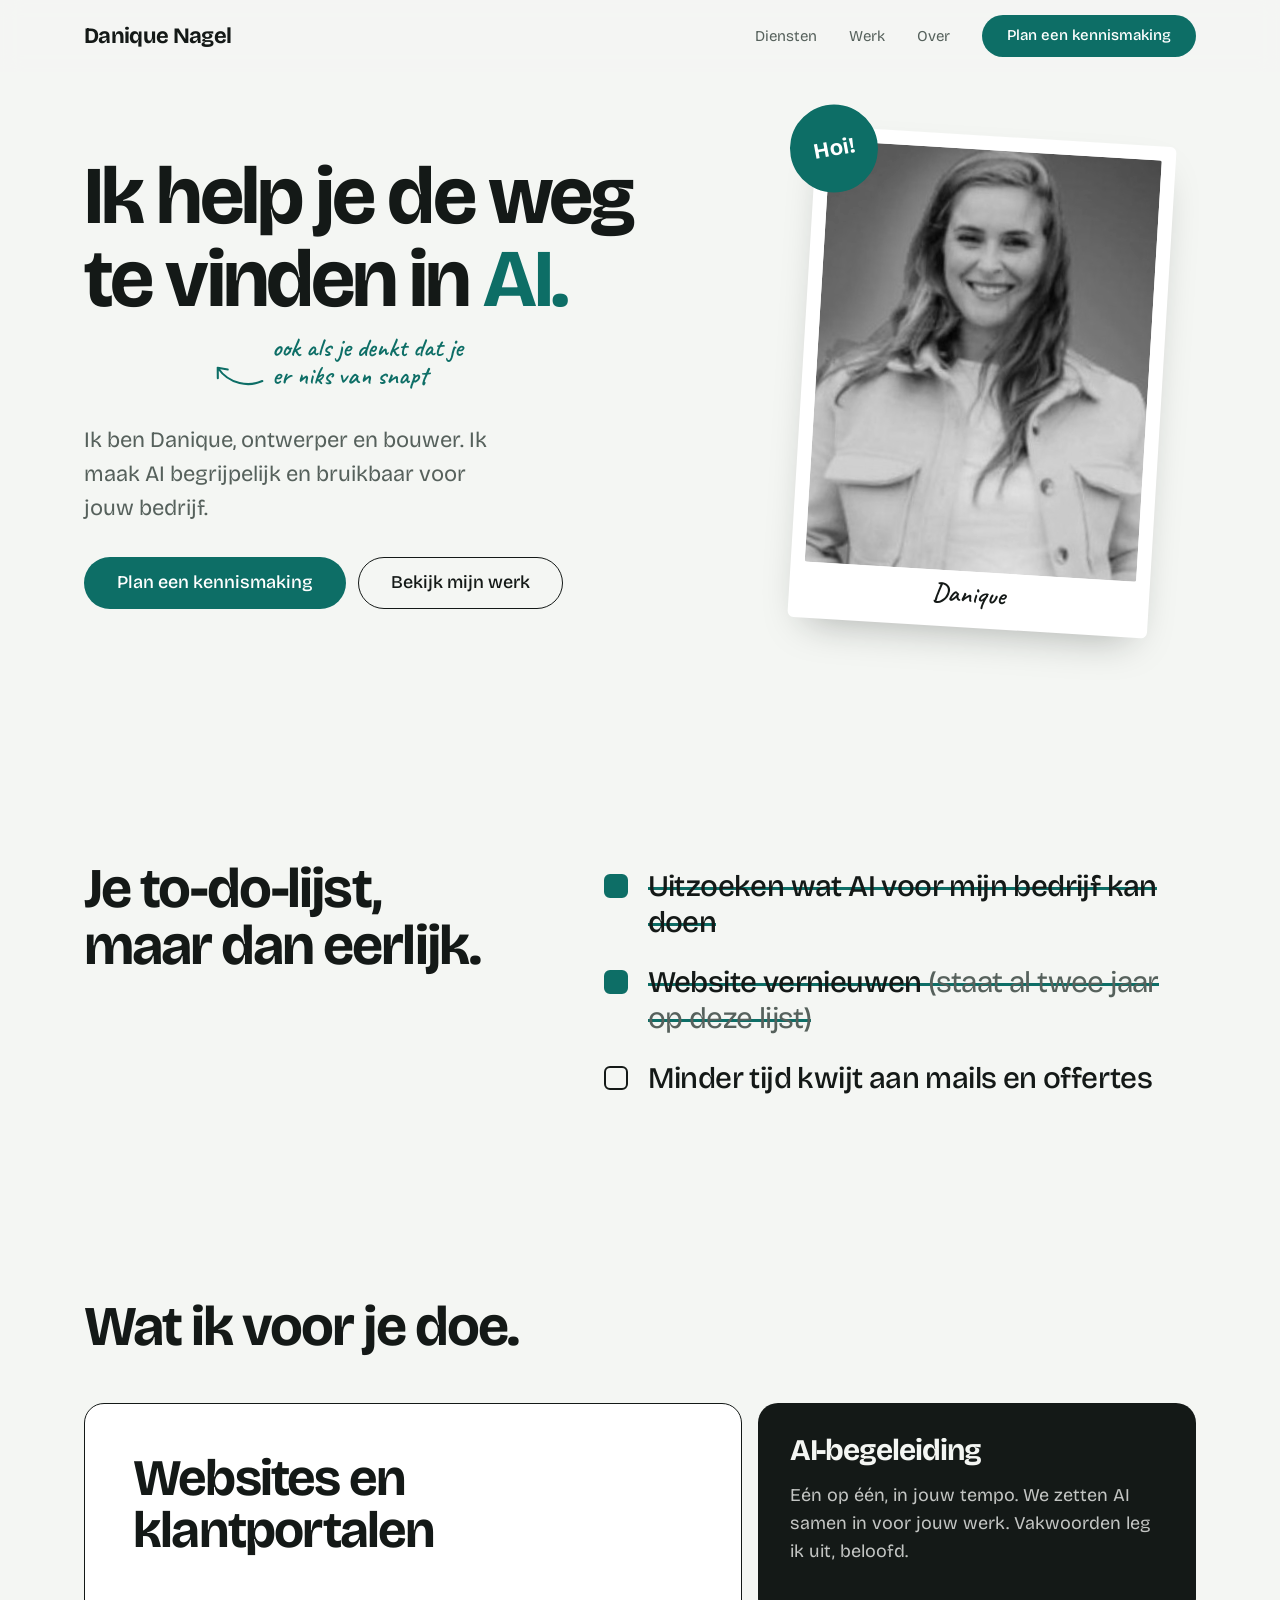
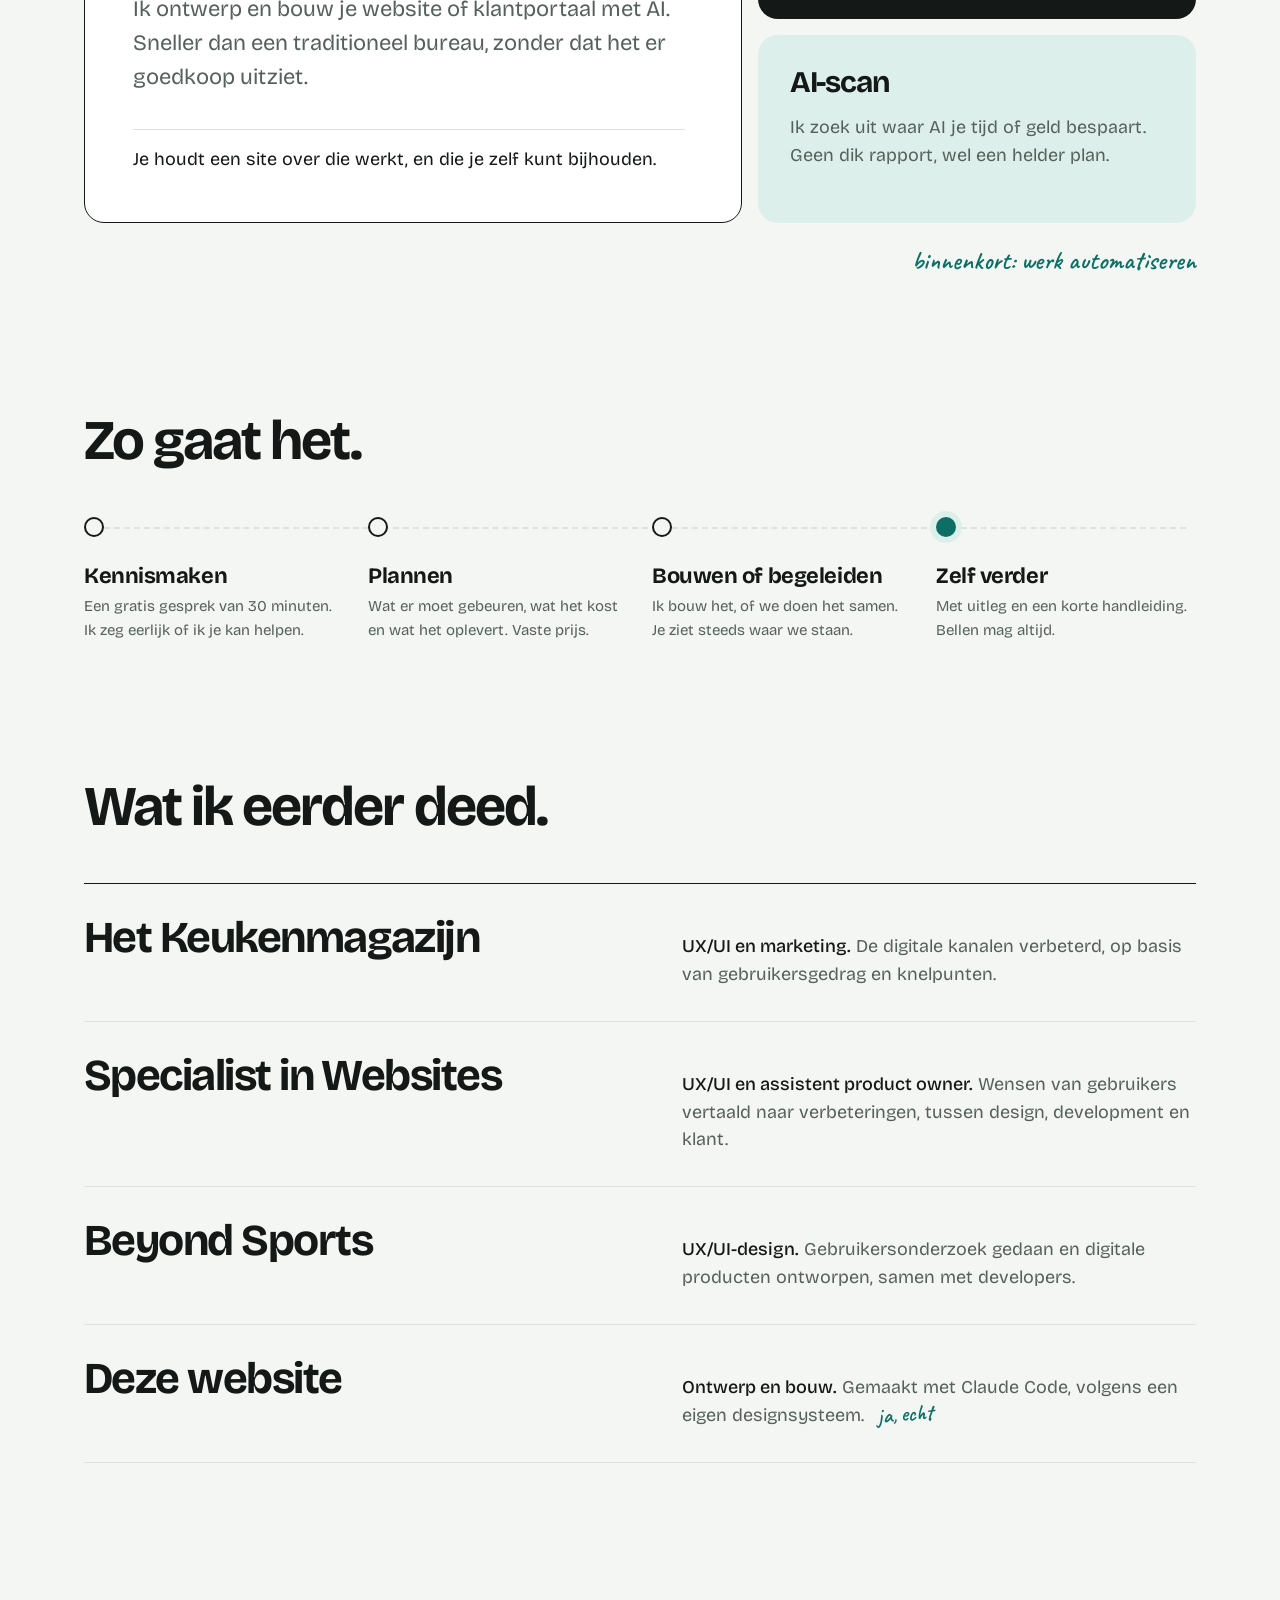
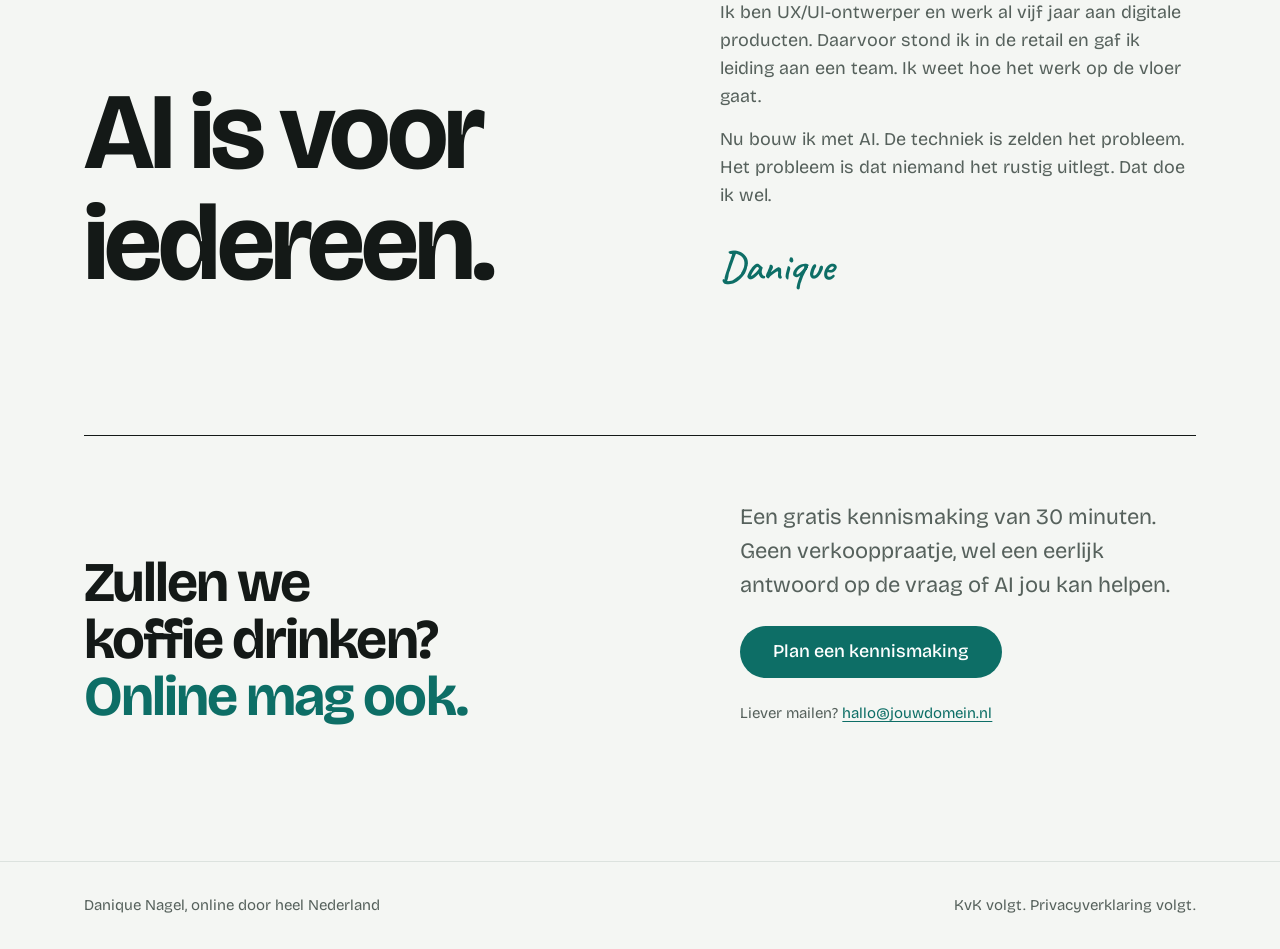
<file: website/index.html>
<!doctype html>
<html lang="nl">
<head>
  <meta charset="utf-8">
  <meta name="viewport" content="width=device-width, initial-scale=1, viewport-fit=cover">
  <title>Danique Nagel | Wegwijs in AI</title>
  <meta name="description" content="Danique Nagel helpt ondernemers de weg te vinden in AI, met websites en klantportalen, persoonlijke begeleiding en een AI-scan.">
  <link rel="preconnect" href="https://fonts.googleapis.com">
  <link rel="preconnect" href="https://fonts.gstatic.com" crossorigin>
  <link rel="stylesheet" href="https://fonts.googleapis.com/css2?family=Bricolage+Grotesque:opsz,wght@12..96,400;12..96,500;12..96,700&family=Caveat:wght@600&display=swap">
  <link rel="stylesheet" href="styles.css">
</head>
<body>
  <a class="skip" href="#main">Naar de inhoud</a>

  <header class="nav">
    <div class="wrap nav-inner">
      <a class="wordmark" href="#top">Danique Nagel</a>
      <nav aria-label="Hoofdmenu">
        <ul class="nav-links">
          <li><a href="#diensten">Diensten</a></li>
          <li><a href="#werk">Werk</a></li>
          <li><a href="#over">Over</a></li>
        </ul>
      </nav>
      <a class="btn btn-primary btn-sm" href="#kennismaken">Plan een kennismaking</a>
    </div>
  </header>

  <main id="main">
    <!-- Hero -->
    <section class="hero" id="top">
      <div class="wrap hero-grid">
        <div class="hero-copy">
          <h1 class="reveal">Ik help je de weg te vinden in <span class="hl">AI.</span></h1>
          <p class="note note-hero reveal">
            <svg class="arrow" viewBox="0 0 60 40" aria-hidden="true"><path d="M56 6 C 40 2, 18 8, 8 30 M8 30 L 6 18 M8 30 L 19 26"/></svg>
            ook als je denkt dat je er niks van snapt
          </p>
          <p class="lead reveal">Ik ben Danique, ontwerper en bouwer. Ik maak AI begrijpelijk en bruikbaar voor jouw bedrijf.</p>
          <div class="actions reveal">
            <a class="btn btn-primary" href="#kennismaken">Plan een kennismaking</a>
            <a class="btn btn-secondary" href="#werk">Bekijk mijn werk</a>
          </div>
        </div>
        <figure class="polaroid reveal">
          <!-- TODO: vervang door een scherpere portretfoto als je die hebt -->
          <img src="img/danique.jpg" alt="Portret van Danique Nagel" width="296" height="376">
          <figcaption>Danique</figcaption>
          <span class="sticker" aria-hidden="true">Hoi!</span>
        </figure>
      </div>
    </section>

    <!-- Herkenning -->
    <section class="section todo-section" aria-labelledby="todo-kop">
      <div class="wrap todo-wrap">
        <h2 id="todo-kop" class="reveal">Je to-do-lijst, maar dan eerlijk.</h2>
        <div class="todo">
          <ul class="todo-list">
            <li><span class="todo-text"><span class="strike">Uitzoeken wat AI voor mijn bedrijf kan doen</span></span></li>
            <li><span class="todo-text"><span class="strike">Website vernieuwen <em>(staat al twee jaar op deze lijst)</em></span></span></li>
            <li><span class="todo-text"><span class="strike">Minder tijd kwijt aan mails en offertes</span></span></li>
          </ul>
          <p class="note note-todo">regelen we samen</p>
        </div>
      </div>
    </section>

    <!-- Diensten -->
    <section class="section" id="diensten" aria-labelledby="diensten-kop">
      <div class="wrap">
        <h2 id="diensten-kop" class="reveal">Wat ik voor je doe.</h2>
        <div class="bento">
          <article class="tile tile-big reveal">
            <h3>Websites en klantportalen</h3>
            <p>Ik ontwerp en bouw je website of klantportaal met AI. Sneller dan een traditioneel bureau, zonder dat het er goedkoop uitziet.</p>
            <p class="tile-foot">Je houdt een site over die werkt, en die je zelf kunt bijhouden.</p>
          </article>
          <article class="tile tile-dark reveal">
            <h3>AI-begeleiding</h3>
            <p>Eén op één, in jouw tempo. We zetten AI samen in voor jouw werk. Vakwoorden leg ik uit, beloofd.</p>
          </article>
          <article class="tile tile-soft reveal">
            <h3>AI-scan</h3>
            <p>Ik zoek uit waar AI je tijd of geld bespaart. Geen dik rapport, wel een helder plan.</p>
          </article>
        </div>
        <p class="note note-soon reveal">binnenkort: werk automatiseren</p>
      </div>
    </section>

    <!-- Werkwijze -->
    <section class="section" aria-labelledby="route-kop">
      <div class="wrap">
        <h2 id="route-kop" class="reveal">Zo gaat het.</h2>
        <ol class="route">
          <li class="stop reveal">
            <h3>Kennismaken</h3>
            <p>Een gratis gesprek van 30 minuten. Ik zeg eerlijk of ik je kan helpen.</p>
          </li>
          <li class="stop reveal">
            <h3>Plannen</h3>
            <p>Wat er moet gebeuren, wat het kost en wat het oplevert. Vaste prijs.</p>
          </li>
          <li class="stop reveal">
            <h3>Bouwen of begeleiden</h3>
            <p>Ik bouw het, of we doen het samen. Je ziet steeds waar we staan.</p>
          </li>
          <li class="stop stop-end reveal">
            <h3>Zelf verder</h3>
            <p>Met uitleg en een korte handleiding. Bellen mag altijd.</p>
          </li>
        </ol>
      </div>
    </section>

    <!-- Werk -->
    <section class="section" id="werk" aria-labelledby="werk-kop">
      <div class="wrap">
        <h2 id="werk-kop" class="reveal">Wat ik eerder deed.</h2>
        <ul class="work">
          <li class="work-row reveal">
            <h3>Het Keukenmagazijn</h3>
            <p><strong>UX/UI en marketing.</strong> De digitale kanalen verbeterd, op basis van gebruikersgedrag en knelpunten.</p>
          </li>
          <li class="work-row reveal">
            <h3>Specialist in Websites</h3>
            <p><strong>UX/UI en assistent product owner.</strong> Wensen van gebruikers vertaald naar verbeteringen, tussen design, development en klant.</p>
          </li>
          <li class="work-row reveal">
            <h3>Beyond Sports</h3>
            <p><strong>UX/UI-design.</strong> Gebruikersonderzoek gedaan en digitale producten ontworpen, samen met developers.</p>
          </li>
          <li class="work-row work-row-self reveal">
            <h3>Deze website</h3>
            <p><strong>Ontwerp en bouw.</strong> Gemaakt met Claude Code, volgens een eigen designsysteem. <span class="note note-inline">ja, echt</span></p>
          </li>
        </ul>
      </div>
    </section>

    <!-- Over -->
    <section class="section" id="over" aria-labelledby="over-kop">
      <div class="wrap about">
        <h2 id="over-kop" class="statement reveal">AI is voor iedereen.</h2>
        <div class="about-copy">
          <p class="reveal">Ik ben UX/UI-ontwerper en werk al vijf jaar aan digitale producten. Daarvoor stond ik in de retail en gaf ik leiding aan een team. Ik weet hoe het werk op de vloer gaat.</p>
          <p class="reveal">Nu bouw ik met AI. De techniek is zelden het probleem. Het probleem is dat niemand het rustig uitlegt. Dat doe ik wel.</p>
          <p class="signature reveal">Danique</p>
        </div>
      </div>
    </section>

    <!-- Kennismaking -->
    <section class="section cta" id="kennismaken" aria-labelledby="cta-kop">
      <div class="cta-outer"><div class="cta-grid">
        <h2 id="cta-kop" class="reveal">Zullen we koffie drinken? <span class="hl">Online mag ook.</span></h2>
        <div class="cta-side reveal">
          <p>Een gratis kennismaking van 30 minuten. Geen verkooppraatje, wel een eerlijk antwoord op de vraag of AI jou kan helpen.</p>
          <!-- TODO: vervang # door je agendalink -->
          <a class="btn btn-primary" href="#">Plan een kennismaking</a>
          <!-- TODO: vervang door je zakelijke mailadres -->
          <p class="mail">Liever mailen? <a href="mailto:hallo@jouwdomein.nl">hallo@jouwdomein.nl</a></p>
        </div>
      </div></div>
    </section>
  </main>

  <footer class="footer">
    <div class="wrap footer-inner">
      <p>Danique Nagel, online door heel Nederland</p>
      <!-- TODO: KvK-nummer en privacyverklaring toevoegen na inschrijving -->
      <p>KvK volgt. Privacyverklaring volgt.</p>
    </div>
  </footer>

  <script src="main.js" defer></script>
</body>
</html>
</file>
<file: website/styles.css>
/* Laag 3 van 3: uitvoering. Alle waarden komen uit DESIGN.md. */
:root {
  --bg: #F4F6F3; --surface: #FFFFFF; --ink: #141917; --muted: #56615C;
  --line: #DCE2DE; --accent: #0D6E66; --accent-soft: #DDEFEB; --on-accent: #FFFFFF;
  --f-sans: "Bricolage Grotesque", "Helvetica Neue", Arial, system-ui, sans-serif;
  --f-note: "Caveat", "Comic Sans MS", "Segoe Print", cursive;
  --t-sm: 0.9375rem; --t-base: 1.125rem; --t-lg: 1.375rem; --t-note: 1.625rem; --t-xl: 1.875rem;
  --t-2xl: clamp(2.25rem, 5vw, 3.5rem); --t-hero: clamp(2.75rem, 6.4vw, 5.25rem);
  --s-1: 4px; --s-2: 8px; --s-3: 12px; --s-4: 16px; --s-5: 24px; --s-6: 32px; --s-7: 48px; --s-8: 64px; --s-9: 96px; --s-10: 136px;
  --r: 20px; --gutter: clamp(20px, 5vw, 72px);
  --ease: cubic-bezier(0.2, 0.7, 0.2, 1);
  color-scheme: light;
}
@media (prefers-color-scheme: dark) {
  :root {
    --bg: #111513; --surface: #191F1D; --ink: #EEF1EF; --muted: #9BA7A2;
    --line: #2A3431; --accent: #6CCFC2; --accent-soft: #16302D; --on-accent: #0B1211;
    color-scheme: dark;
  }
}
*, *::before, *::after { box-sizing: border-box; }
html { scroll-behavior: smooth; scroll-padding-top: 84px; }
body { margin: 0; background: var(--bg); color: var(--ink); font-family: var(--f-sans); font-size: var(--t-base); line-height: 1.55; -webkit-font-smoothing: antialiased; }
h1, h2, h3 { margin: 0; font-weight: 700; line-height: 1.02; letter-spacing: -0.035em; text-wrap: balance; }
p { margin: 0; }
a { color: inherit; }
img { max-width: 100%; display: block; height: auto; }
:focus-visible { outline: 2px solid var(--accent); outline-offset: 3px; border-radius: 6px; }
.wrap { max-width: 1240px; margin: 0 auto; padding-inline: var(--gutter); }
.skip { position: absolute; left: -999px; top: var(--s-4); background: var(--ink); color: var(--bg); padding: var(--s-2) var(--s-4); border-radius: 999px; z-index: 30; }
.skip:focus { left: var(--s-4); }
.hl { color: var(--accent); }

/* Aantekeningen */
.note { font-family: var(--f-note); font-weight: 600; font-size: var(--t-note); line-height: 1.1; color: var(--accent); letter-spacing: 0; }

/* Knoppen */
.btn { display: inline-flex; align-items: center; justify-content: center; height: 52px; padding: 0 var(--s-6); border-radius: 999px; border: 1.5px solid transparent; font-weight: 500; font-size: var(--t-base); text-decoration: none; white-space: nowrap; transition: background-color 160ms ease-out, border-color 160ms ease-out, transform 120ms ease-out; }
.btn:active { transform: scale(0.98); }
.btn-primary { background: var(--accent); color: var(--on-accent); }
.btn-primary:hover { background: color-mix(in srgb, var(--accent) 84%, var(--ink)); }
.btn-secondary { border-color: var(--ink); color: var(--ink); }
.btn-secondary:hover { background: var(--ink); color: var(--bg); }
.btn-sm { height: 42px; padding: 0 var(--s-5); font-size: var(--t-sm); }
.actions { display: flex; flex-wrap: wrap; gap: var(--s-3); }

/* Navigatie */
.nav { position: sticky; top: 0; z-index: 20; background: color-mix(in srgb, var(--bg) 90%, transparent); backdrop-filter: blur(10px); -webkit-backdrop-filter: blur(10px); padding-top: env(safe-area-inset-top, 0px); }
.nav-inner { display: flex; align-items: center; gap: var(--s-6); height: 72px; }
.wordmark { font-weight: 700; font-size: var(--t-lg); letter-spacing: -0.03em; text-decoration: none; white-space: nowrap; }
.nav nav { margin-left: auto; }
.nav-links { list-style: none; display: flex; gap: var(--s-6); margin: 0; padding: 0; }
.nav-links a { text-decoration: none; color: var(--muted); font-size: var(--t-sm); }
.nav-links a:hover { color: var(--ink); text-decoration: underline; text-decoration-color: var(--accent); text-decoration-thickness: 2px; text-underline-offset: 6px; }

/* Hero */
.hero { padding-block: var(--s-8) var(--s-9); }
.hero-grid { display: grid; grid-template-columns: minmax(0, 1.45fr) minmax(0, 1fr); gap: var(--s-8); align-items: center; }
.hero h1 { font-size: var(--t-hero); max-width: 11ch; }
.note-hero { display: flex; align-items: flex-end; gap: var(--s-2); margin: var(--s-3) 0 var(--s-6) clamp(0px, 10vw, 180px); transform: rotate(-2deg); max-width: 22ch; }
.arrow { width: 52px; height: 36px; flex: none; transform: scaleY(-1) rotate(10deg); }
.arrow path { fill: none; stroke: var(--accent); stroke-width: 2.4; stroke-linecap: round; stroke-linejoin: round; }
.lead { font-size: var(--t-lg); color: var(--muted); max-width: 30ch; margin-bottom: var(--s-6); }
.polaroid { position: relative; margin: 0; justify-self: center; width: min(100%, 360px); background: var(--surface); padding: 14px 14px 56px; border-radius: 6px; transform: rotate(3.5deg); box-shadow: 0 18px 40px -18px color-mix(in srgb, var(--ink) 35%, transparent); transition: transform 400ms var(--ease); }
.polaroid img { width: 100%; aspect-ratio: 296 / 376; object-fit: cover; border-radius: 2px; filter: grayscale(1) contrast(1.05); transition: filter 400ms var(--ease); }
.polaroid:hover { transform: rotate(0deg); }
.polaroid:hover img { filter: none; }
.polaroid figcaption { position: absolute; left: 0; right: 0; bottom: 12px; text-align: center; font-family: var(--f-note); font-weight: 600; font-size: var(--t-note); color: var(--ink); }
.sticker { position: absolute; top: -22px; left: -26px; width: 88px; height: 88px; border-radius: 50%; background: var(--accent); color: var(--on-accent); display: grid; place-items: center; font-weight: 700; font-size: var(--t-lg); transform: rotate(-14deg); transition: transform 300ms var(--ease); }
.polaroid:hover .sticker { transform: rotate(-4deg) scale(1.06); }

/* Secties */
.section { padding-block: var(--s-10) 0; }
.section h2 { font-size: var(--t-2xl); margin-bottom: var(--s-7); }

/* To-do */
.todo-wrap { display: grid; grid-template-columns: minmax(0, 1fr) minmax(0, 1.3fr); gap: var(--s-8); align-items: start; }
.todo-wrap h2 { max-width: 12ch; }
.todo { position: relative; padding-top: var(--s-2); }
.todo-list { list-style: none; margin: 0; padding: 0; display: flex; flex-direction: column; gap: var(--s-5); }
.todo-list li { display: grid; grid-template-columns: 28px minmax(0, 1fr); gap: var(--s-4); align-items: start; font-size: var(--t-xl); font-weight: 500; letter-spacing: -0.02em; line-height: 1.2; }
.todo-list li::before { content: ""; width: 24px; height: 24px; margin-top: 6px; border: 2px solid var(--ink); border-radius: 6px; transition: background-color 300ms var(--ease), border-color 300ms var(--ease); }
.todo-list em { font-style: normal; color: var(--muted); font-weight: 400; }
.strike { -webkit-box-decoration-break: clone; box-decoration-break: clone; background-image: linear-gradient(var(--accent), var(--accent)); background-repeat: no-repeat; background-position: 0 58%; background-size: 100% 3px; }
.todo-list li.done::before { background: var(--accent); border-color: var(--accent); }
.note-todo { margin-top: var(--s-6); margin-left: 44px; transform: rotate(-3deg); font-size: calc(var(--t-note) * 1.2); }

/* Diensten */
.bento { display: grid; grid-template-columns: minmax(0, 1.5fr) minmax(0, 1fr); grid-template-rows: auto auto; gap: var(--s-4); }
.tile { border-radius: var(--r); padding: var(--s-6); display: flex; flex-direction: column; gap: var(--s-4); }
.tile h3 { font-size: var(--t-xl); }
.tile p { max-width: 46ch; }
.tile-big { grid-row: span 2; background: var(--surface); border: 1.5px solid var(--ink); padding: var(--s-7); justify-content: space-between; min-height: 420px; }
.tile-big h3 { font-size: clamp(2rem, 4vw, 3.25rem); max-width: 10ch; }
.tile-big p { font-size: var(--t-lg); color: var(--muted); }
.tile-big .tile-foot { font-size: var(--t-base); color: var(--ink); border-top: 1.5px solid var(--line); padding-top: var(--s-4); }
.tile-dark { background: var(--ink); color: var(--bg); }
.tile-dark p { color: color-mix(in srgb, var(--bg) 78%, var(--ink)); }
.tile-soft { background: var(--accent-soft); }
.tile-soft p { color: var(--muted); }
.note-soon { margin-top: var(--s-5); text-align: right; transform: rotate(-2deg); }

/* Werkwijze */
.route { list-style: none; margin: 0; padding: 0; display: grid; grid-template-columns: repeat(4, minmax(0, 1fr)); gap: var(--s-5); position: relative; }
.route::before { content: ""; position: absolute; left: 10px; right: 10px; top: 10px; border-top: 2px dashed var(--line); }
.stop { position: relative; padding-top: var(--s-7); }
.stop::before { content: ""; position: absolute; top: 0; left: 0; width: 20px; height: 20px; border-radius: 50%; background: var(--bg); border: 2px solid var(--ink); }
.stop-end::before { background: var(--accent); border-color: var(--accent); box-shadow: 0 0 0 6px var(--accent-soft); }
.stop h3 { font-size: var(--t-lg); margin-bottom: var(--s-2); letter-spacing: -0.02em; }
.stop p { color: var(--muted); font-size: var(--t-sm); max-width: 28ch; }

/* Werk */
.work { list-style: none; margin: 0; padding: 0; border-top: 1.5px solid var(--ink); }
.work-row { display: grid; grid-template-columns: minmax(0, 1.1fr) minmax(0, 1fr); gap: var(--s-6); align-items: baseline; padding-block: var(--s-6); border-bottom: 1.5px solid var(--line); }
.work-row h3 { font-size: clamp(1.75rem, 3.6vw, 2.75rem); transition: transform 200ms var(--ease), color 200ms var(--ease); }
.work-row h3::after { content: " \2192"; color: var(--accent); opacity: 0; transition: opacity 200ms var(--ease); }
.work-row:hover h3 { transform: translateX(8px); }
.work-row:hover h3::after { opacity: 1; }
.work-row p { color: var(--muted); max-width: 48ch; }
.work-row p strong { color: var(--ink); font-weight: 500; }
.note-inline { font-size: var(--t-lg); margin-left: var(--s-2); display: inline-block; transform: rotate(-4deg); }

/* Over */
.about { display: grid; grid-template-columns: minmax(0, 1.2fr) minmax(0, 1fr); gap: var(--s-8); align-items: end; }
.statement { font-size: clamp(3rem, 8.5vw, 7.5rem) !important; margin-bottom: 0 !important; max-width: 8ch; }
.about-copy { display: flex; flex-direction: column; gap: var(--s-4); color: var(--muted); max-width: 52ch; }
.signature { font-family: var(--f-note); font-weight: 600; font-size: calc(var(--t-note) * 1.6); color: var(--accent); transform: rotate(-4deg); transform-origin: left; margin-top: var(--s-2); }

/* Kennismaking */
.cta { padding-bottom: var(--s-10); }
.cta-grid { display: grid; grid-template-columns: minmax(0, 1.3fr) minmax(0, 1fr); gap: var(--s-8); align-items: end; border-top: 1.5px solid var(--ink); padding-top: var(--s-8); max-width: calc(1240px - 2 * var(--gutter)); margin: 0 auto; }
.cta-outer { padding-inline: var(--gutter); }
.cta h2 { margin-bottom: 0; max-width: 14ch; }
.cta-side { display: flex; flex-direction: column; align-items: flex-start; gap: var(--s-5); }
.cta-side > p:first-child { color: var(--muted); font-size: var(--t-lg); max-width: 34ch; }
.mail { color: var(--muted); font-size: var(--t-sm); }
.mail a { color: var(--accent); text-underline-offset: 3px; }

/* Footer */
.footer { border-top: 1px solid var(--line); padding-block: var(--s-6); color: var(--muted); font-size: var(--t-sm); }
.footer-inner { display: flex; flex-wrap: wrap; justify-content: space-between; gap: var(--s-3); }

/* Beweging */
.js .reveal { opacity: 0; transform: translateY(16px); transition: opacity 700ms var(--ease), transform 700ms var(--ease); transition-delay: var(--d, 0ms); }
.js .reveal.in { opacity: 1; transform: none; }
.js .polaroid.reveal.in { transform: rotate(3.5deg); }
.js .polaroid.reveal.in:hover { transform: rotate(0deg); }
.js .strike { background-size: 0% 3px; transition: background-size 500ms var(--ease); }
.js .todo-list li.done .strike { background-size: 100% 3px; }
.js .note-todo { opacity: 0; transition: opacity 500ms var(--ease); }
.js .todo.complete .note-todo { opacity: 1; }
@media (prefers-reduced-motion: reduce) {
  html { scroll-behavior: auto; }
  * { transition: none !important; }
  .polaroid, .polaroid:hover { transform: rotate(3.5deg); }
}

/* Tablet */
@media (max-width: 960px) {
  .hero-grid, .todo-wrap, .about, .cta-grid { grid-template-columns: minmax(0, 1fr); }
  .polaroid { width: min(78%, 320px); margin-top: var(--s-5); }
  .route { grid-template-columns: repeat(2, minmax(0, 1fr)); row-gap: var(--s-7); }
  .route::before { display: none; }
  .work-row { grid-template-columns: minmax(0, 1fr); gap: var(--s-2); }
}

/* Mobiel */
@media (max-width: 640px) {
  .nav-links { display: none; }
  .nav-inner { height: 64px; justify-content: space-between; gap: var(--s-3); }
  .wordmark { font-size: var(--t-base); }
  .nav .btn-sm { height: 38px; padding: 0 var(--s-4); font-size: 0.875rem; }
  .hero { padding-block: var(--s-6) var(--s-8); }
  .note-hero { margin-left: var(--s-5); }
  .section { padding-top: var(--s-9); }
  .bento { grid-template-columns: minmax(0, 1fr); }
  .tile-big { grid-row: auto; min-height: 0; padding: var(--s-6); }
  .route { grid-template-columns: minmax(0, 1fr); }
  .todo-list li { font-size: var(--t-lg); }
  .note-soon { text-align: left; }
  .cta { padding-bottom: var(--s-9); }
}
</file>
